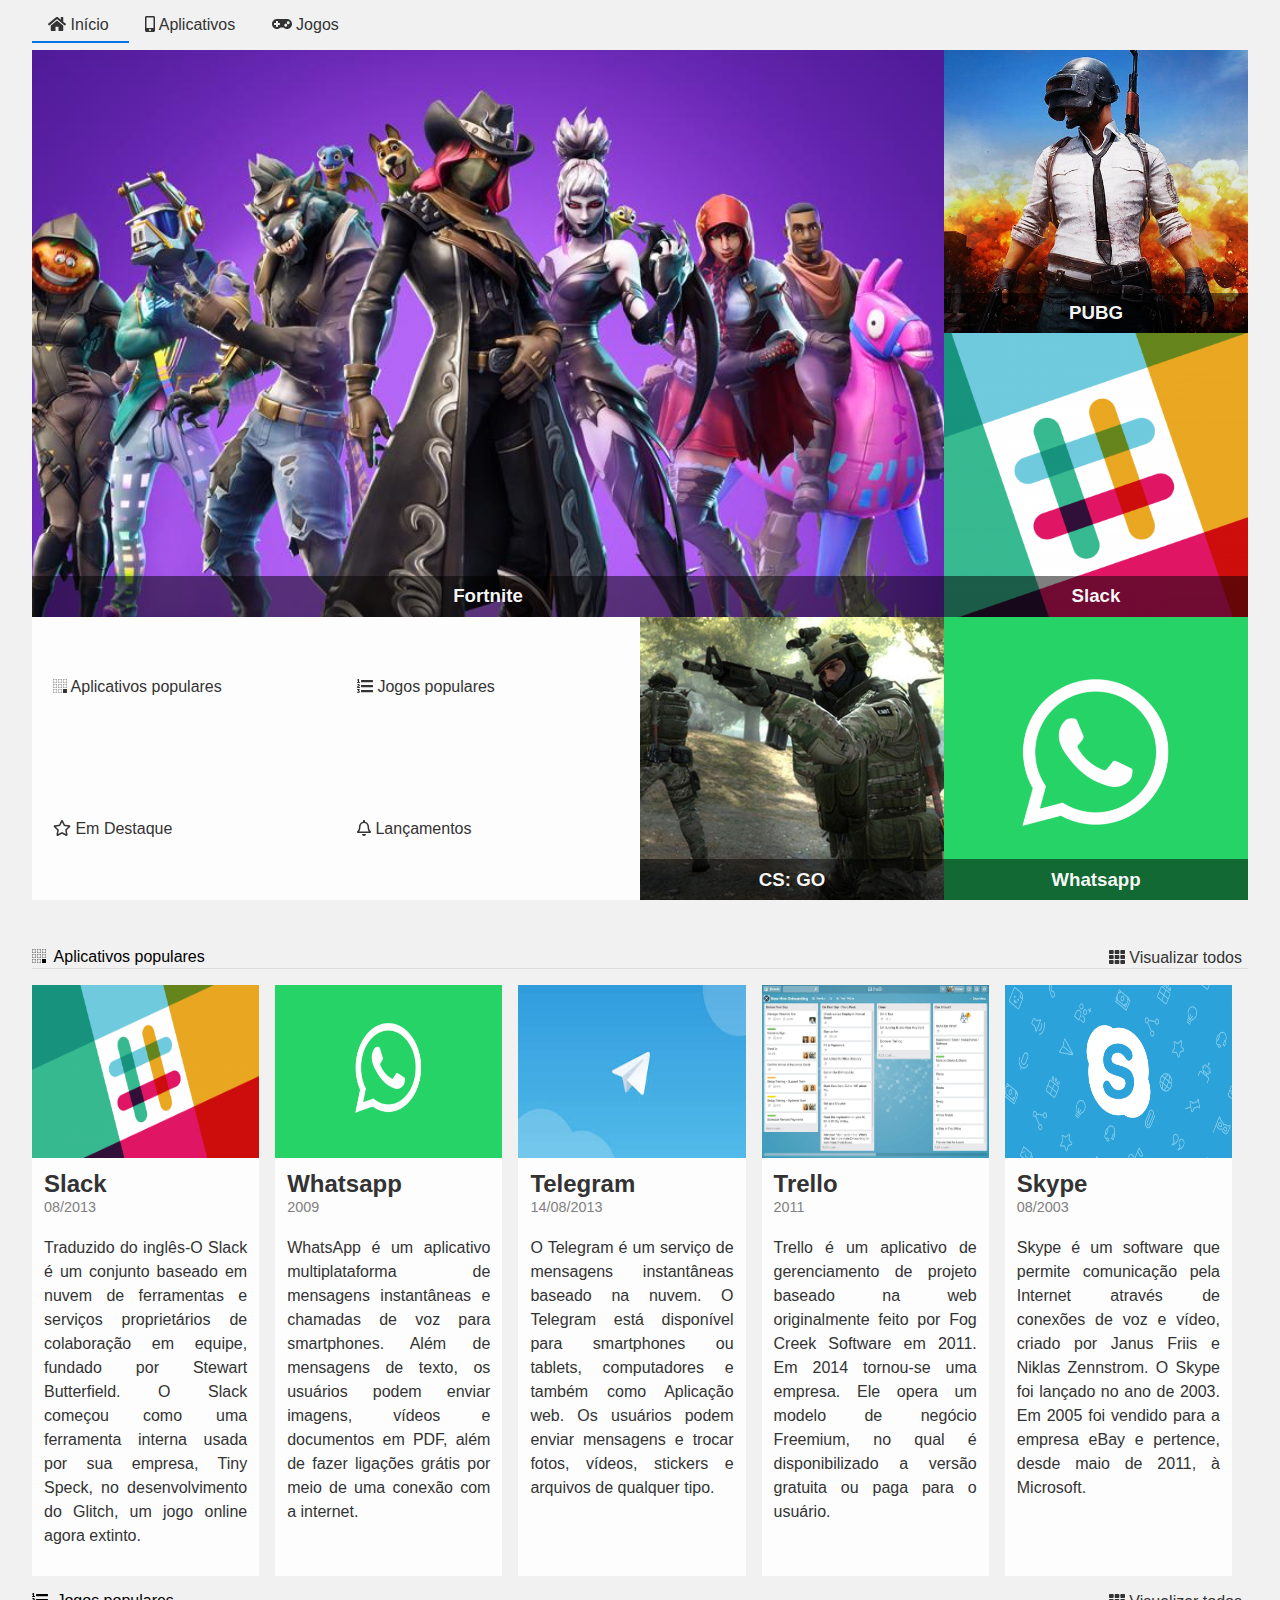
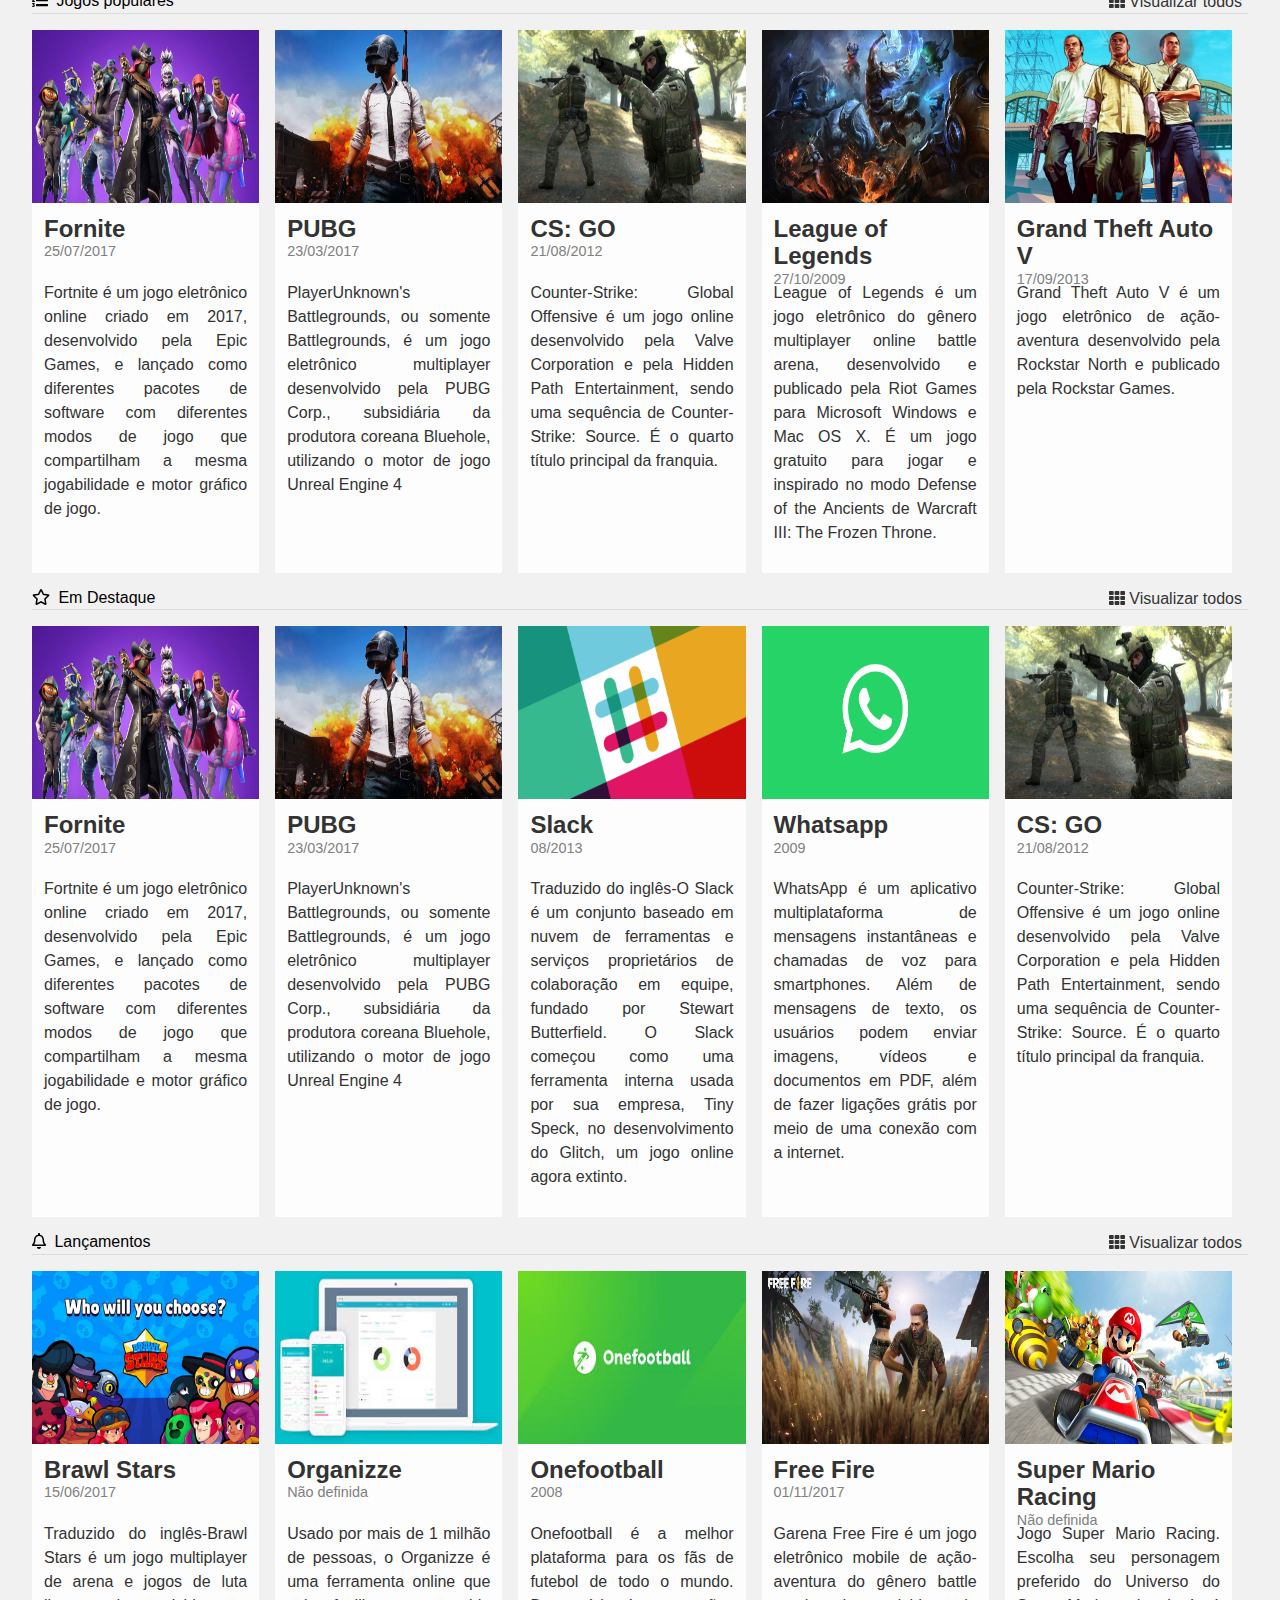
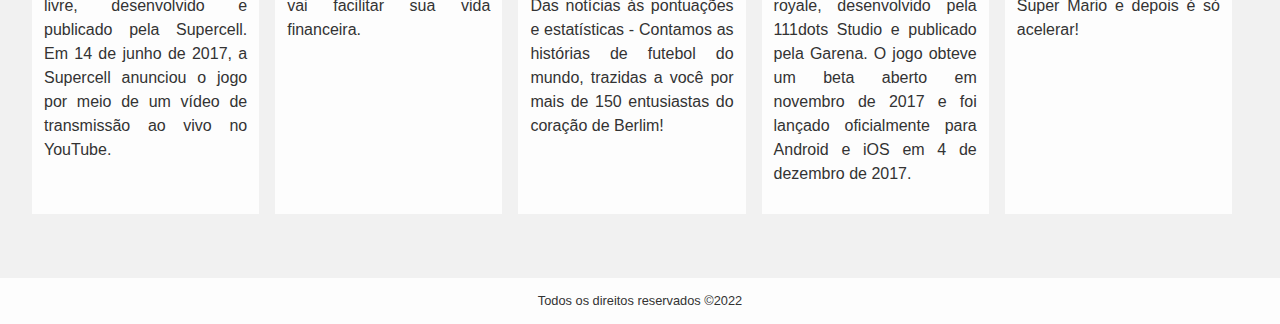
<file: alura-store/index.html>
<!DOCTYPE html>
<html lang="en">
<head>
    <meta charset="UTF-8">
    <meta name="viewport" content="width=device-width, initial-scale=1.0">
    <meta http-equiv="X-UA-Compatible" content="ie=edge">
    <title>Alura Store | Baixe nossos aplicativos e jogos</title>
    <link href="./assets/css/normalize.css" rel="stylesheet">
    <link href="./assets/css/reset.css" rel="stylesheet">
    <link href="./assets/css/style.css" rel="stylesheet">
    <link href="./assets/css/destaques.css" rel="stylesheet">
    <link href="./assets/css/populares.css" rel="stylesheet">
    <link href="./assets/css/menu.css" rel="stylesheet">
    <link href="./assets/css/responsivo.css" rel="stylesheet">
</head>
<body class="app">
    <header class="cabecalho">
        <nav class="menu">
            <ul class="menu__lista">
                <li class="menu__item">
                    <a class="menu__link ativo" href="#">
                        <i class="fas fa-home"></i>
                        Início
                    </a>
                    <a class="menu__link" href="#">
                        <i class="fas fa-mobile-alt"></i>
                        Aplicativos</a>
                    <a class="menu__link" href="#">
                        <i class="fas fa-gamepad"></i>
                        Jogos
                    </a>
                </li>
            </ul>
        </nav>
    </header>
    <main class="conteudo">
        <section class="destaques">
            <div class="destaques__principal caixa">
                <h3 class="destaques__titulo">Fortnite</h3>
            </div>
            <div class="destaques__secundario caixa">
                <h3 class="destaques__titulo">PUBG</h3>
            </div>
            <div class="destaques__secundario caixa">
                <h3 class="destaques__titulo">Slack</h3>
            </div>
            <div class="destaques__secundario caixa">
                <h3 class="destaques__titulo">Whatsapp</h3>
            </div>
            <div class="destaques__secundario caixa">
                <h3 class="destaques__titulo">CS: GO</h3>
            </div>
            <div class="destaques__categorias">
                <ul class="destaques__categorias___lista">
                    <li class="destaques__categorias___item">
                        <a class="destaques__categorias___link" href="#">
                            <i class="destaques__categorias___icone fab fa-buromobelexperte"></i>
                            Aplicativos populares
                        </a>
                    </li>
                    <li class="destaques__categorias___item">
                        <a class="destaques__categorias___link" href="#">
                            <i class="fas fa-list-ol"></i>
                            Jogos populares
                        </a>
                    </li>
                    <li class="destaques__categorias___item">
                        <a class="destaques__categorias___link" href="#">
                            <i class="far fa-star"></i>
                            Em Destaque
                        </a>
                    </li>
                    <li class="destaques__categorias___item">
                        <a class="destaques__categorias___link" href="#">
                            <i class="far fa-bell"></i>
                            Lançamentos
                        </a>
                    </li>
                </ul>
            </div>
        </section>
        <section class="populares">
            <div class="populares__itens">
                <div class="populares__info">
                    <div class="populares__cabecalho">
                        <h4 class="populares__titulo">
                            <i class="populares__icone fab fa-buromobelexperte"></i>
                            Aplicativos populares
                        </h4>
                        <button class="populares__botao">
                            <i class="fas fa-th"></i>
                            Visualizar todos
                        </button>
                    </div>
                </div>
                <div class="populares__conteudo">
                    <div class="populares__card">
                        <img class="populares__card___imagem" src="./assets/img/slack.png">
                        <div class="populares__card___corpo">
                            <div class="populares__card___cabecalho">
                                <h5 class="populares__card___titulo">Slack</h5>
                                <time class="populares__card___data" datetime="2013-08-01">08/2013</time>
                            </div>
                            <div class="populares__card___descricao">
                                Traduzido do inglês-O Slack é um conjunto baseado em nuvem de ferramentas e serviços proprietários de colaboração em equipe, fundado por Stewart Butterfield. O Slack começou como uma ferramenta interna usada por sua empresa, Tiny Speck, no desenvolvimento do Glitch, um jogo online agora extinto.
                            </div>
                        </div>
                    </div>
                    <div class="populares__card">
                        <img class="populares__card___imagem" src="./assets/img/whatsapp.png">
                        <div class="populares__card___corpo">
                            <div class="populares__card___cabecalho">
                                <h5 class="populares__card___titulo">Whatsapp</h5>
                                <time class="populares__card___data" datetime="20090-01-01">2009</time>
                            </div>
                            <div class="populares__card___descricao">
                                WhatsApp é um aplicativo multiplataforma de mensagens instantâneas e chamadas de voz para smartphones. Além de mensagens de texto, os usuários podem enviar imagens, vídeos e documentos em PDF, além de fazer ligações grátis por meio de uma conexão com a internet.
                            </div>
                        </div>
                    </div>
                    <div class="populares__card">
                        <img class="populares__card___imagem" src="./assets/img/telegram.jpeg">
                        <div class="populares__card___corpo">
                            <div class="populares__card___cabecalho">
                                <h5 class="populares__card___titulo">Telegram</h5>
                                <time class="populares__card___data" datetime="2013-08-14">14/08/2013</time>
                            </div>
                            <div class="populares__card___descricao">
                                O Telegram é um serviço de mensagens instantâneas baseado na nuvem. O Telegram está disponível para smartphones ou tablets, computadores e também como Aplicação web. Os usuários podem enviar mensagens e trocar fotos, vídeos, stickers e arquivos de qualquer tipo.
                            </div>
                        </div>
                    </div>
                    <div class="populares__card">
                        <img class="populares__card___imagem" src="./assets/img/trello.jpg">
                        <div class="populares__card___corpo">
                            <div class="populares__card___cabecalho">
                                <h5 class="populares__card___titulo">Trello</h5>
                                <time class="populares__card___data" datetime="2011-01-01">2011</time>
                            </div>
                            <div class="populares__card___descricao">
                                Trello é um aplicativo de gerenciamento de projeto baseado na web originalmente feito por Fog Creek Software em 2011. Em 2014 tornou-se uma empresa. Ele opera um modelo de negócio Freemium, no qual é disponibilizado a versão gratuita ou paga para o usuário.
                            </div>
                        </div>
                    </div>
                    <div class="populares__card">
                        <img class="populares__card___imagem" src="./assets/img/skype.png">
                        <div class="populares__card___corpo">
                            <div class="populares__card___cabecalho">
                                <h5 class="populares__card___titulo">Skype</h5>
                                <time class="populares__card___data" datetime="2003-08-01">08/2003</time>
                            </div>
                            <div class="populares__card___descricao">
                                Skype é um software que permite comunicação pela Internet através de conexões de voz e vídeo, criado por Janus Friis e Niklas Zennstrom. O Skype foi lançado no ano de 2003. Em 2005 foi vendido para a empresa eBay e pertence, desde maio de 2011, à Microsoft.
                            </div>
                        </div>
                    </div>
                </div>
            </div>
            <div class="populares__itens">
                <div class="populares__info">
                    <div class="populares__cabecalho">
                        <h4 class="populares__titulo">
                            <i class="populares__icone fas fa-list-ol"></i>
                            Jogos populares
                        </h4>
                        <button class="populares__botao">
                            <i class="fas fa-th"></i>
                            Visualizar todos
                        </button>
                    </div>
                </div>
                <div class="populares__conteudo">
                    <div class="populares__card">
                        <img class="populares__card___imagem" src="./assets/img/fortnite.jpg">
                        <div class="populares__card___corpo">
                            <div class="populares__card___cabecalho">
                                <h5 class="populares__card___titulo">Fornite</h5>
                                <time class="populares__card___data" datetime="2017-07-25">25/07/2017</time>
                            </div>
                            <div class="populares__card___descricao">
                                Fortnite é um jogo eletrônico online criado em 2017, desenvolvido pela Epic Games, e lançado como diferentes pacotes de software com diferentes modos de jogo que compartilham a mesma jogabilidade e motor gráfico de jogo.
                            </div>
                        </div>
                    </div>
                    <div class="populares__card">
                        <img class="populares__card___imagem" src="./assets/img/pubg.jpg">
                        <div class="populares__card___corpo">
                            <div class="populares__card___cabecalho">
                                <h5 class="populares__card___titulo">PUBG</h5>
                                <time class="populares__card___data" datetime="2017-03-23">23/03/2017</time>
                            </div>
                            <div class="populares__card___descricao">
                                PlayerUnknown's Battlegrounds, ou somente Battlegrounds, é um jogo eletrônico multiplayer desenvolvido pela PUBG Corp., subsidiária da produtora coreana Bluehole, utilizando o motor de jogo Unreal Engine 4
                            </div>
                        </div>
                    </div>
                    <div class="populares__card">
                        <img class="populares__card___imagem" src="./assets/img/cs-go.jpg">
                        <div class="populares__card___corpo">
                            <div class="populares__card___cabecalho">
                                <h5 class="populares__card___titulo">CS: GO</h5>
                                <time class="populares__card___data" datetime="2012-08-21">21/08/2012</time>
                            </div>
                            <div class="populares__card___descricao">
                                Counter-Strike: Global Offensive é um jogo online desenvolvido pela Valve Corporation e pela Hidden Path Entertainment, sendo uma sequência de Counter-Strike: Source. É o quarto título principal da franquia.
                            </div>
                        </div>
                    </div>
                    <div class="populares__card">
                        <img class="populares__card___imagem" src="./assets/img/lol.jpg">
                        <div class="populares__card___corpo">
                            <div class="populares__card___cabecalho">
                                <h5 class="populares__card___titulo">League of Legends</h5>
                                <time class="populares__card___data" datetime="2009-10-27">27/10/2009</time>
                            </div>
                            <div class="populares__card___descricao">
                                League of Legends é um jogo eletrônico do gênero multiplayer online battle arena, desenvolvido e publicado pela Riot Games para Microsoft Windows e Mac OS X. É um jogo gratuito para jogar e inspirado no modo Defense of the Ancients de Warcraft III: The Frozen Throne.
                            </div>
                        </div>
                    </div>
                    <div class="populares__card">
                        <img class="populares__card___imagem" src="./assets/img/gta-v.jpg">
                        <div class="populares__card___corpo">
                            <div class="populares__card___cabecalho">
                                <h5 class="populares__card___titulo">Grand Theft Auto V</h5>
                                <time class="populares__card___data" datetime="2013-09-17">17/09/2013</time>
                            </div>
                            <div class="populares__card___descricao">
                                Grand Theft Auto V é um jogo eletrônico de ação-aventura desenvolvido pela Rockstar North e publicado pela Rockstar Games.
                            </div>
                        </div>
                    </div>
                </div>
            </div>
            <div class="populares__itens">
                <div class="populares__info">
                    <div class="populares__cabecalho">
                        <h4 class="populares__titulo">
                            <i class="populares__icone far fa-star"></i>
                            Em Destaque
                        </h4>
                        <button class="populares__botao">
                            <i class="fas fa-th"></i>
                            Visualizar todos
                        </button>
                    </div>
                </div>
                <div class="populares__conteudo">
                    <div class="populares__card">
                        <img class="populares__card___imagem" src="./assets/img/fortnite.jpg">
                        <div class="populares__card___corpo">
                            <div class="populares__card___cabecalho">
                                <h5 class="populares__card___titulo">Fornite</h5>
                                <time class="populares__card___data" datetime="2017-07-25">25/07/2017</time>
                            </div>
                            <div class="populares__card___descricao">
                                Fortnite é um jogo eletrônico online criado em 2017, desenvolvido pela Epic Games, e lançado como diferentes pacotes de software com diferentes modos de jogo que compartilham a mesma jogabilidade e motor gráfico de jogo.
                            </div>
                        </div>
                    </div>
                    <div class="populares__card">
                        <img class="populares__card___imagem" src="./assets/img/pubg.jpg">
                        <div class="populares__card___corpo">
                            <div class="populares__card___cabecalho">
                                <h5 class="populares__card___titulo">PUBG</h5>
                                <time class="populares__card___data" datetime="2017-03-23">23/03/2017</time>
                            </div>
                            <div class="populares__card___descricao">
                                PlayerUnknown's Battlegrounds, ou somente Battlegrounds, é um jogo eletrônico multiplayer desenvolvido pela PUBG Corp., subsidiária da produtora coreana Bluehole, utilizando o motor de jogo Unreal Engine 4
                            </div>
                        </div>
                    </div>
                    <div class="populares__card">
                        <img class="populares__card___imagem" src="./assets/img/slack.png">
                        <div class="populares__card___corpo">
                            <div class="populares__card___cabecalho">
                                <h5 class="populares__card___titulo">Slack</h5>
                                <time class="populares__card___data" datetime="2013-08-01">08/2013</time>
                            </div>
                            <div class="populares__card___descricao">
                                Traduzido do inglês-O Slack é um conjunto baseado em nuvem de ferramentas e serviços proprietários de colaboração em equipe, fundado por Stewart Butterfield. O Slack começou como uma ferramenta interna usada por sua empresa, Tiny Speck, no desenvolvimento do Glitch, um jogo online agora extinto.
                            </div>
                        </div>
                    </div>
                    <div class="populares__card">
                        <img class="populares__card___imagem" src="./assets/img/whatsapp.png">
                        <div class="populares__card___corpo">
                            <div class="populares__card___cabecalho">
                                <h5 class="populares__card___titulo">Whatsapp</h5>
                                <time class="populares__card___data" datetime="20090-01-01">2009</time>
                            </div>
                            <div class="populares__card___descricao">
                                WhatsApp é um aplicativo multiplataforma de mensagens instantâneas e chamadas de voz para smartphones. Além de mensagens de texto, os usuários podem enviar imagens, vídeos e documentos em PDF, além de fazer ligações grátis por meio de uma conexão com a internet.
                            </div>
                        </div>
                    </div>
                    <div class="populares__card">
                        <img class="populares__card___imagem" src="./assets/img/cs-go.jpg"> 
                        <div class="populares__card___corpo">
                            <div class="populares__card___cabecalho">
                                <h5 class="populares__card___titulo">CS: GO</h5>
                                <time class="populares__card___data" datetime="2012-08-21">21/08/2012</time>
                            </div>
                            <div class="populares__card___descricao">
                                Counter-Strike: Global Offensive é um jogo online desenvolvido pela Valve Corporation e pela Hidden Path Entertainment, sendo uma sequência de Counter-Strike: Source. É o quarto título principal da franquia.
                            </div>
                        </div>
                    </div>
                </div>
            </div>
            <div class="populares__itens">
                <div class="populares__info">
                    <div class="populares__cabecalho">
                        <h4 class="populares__titulo">
                            <i class="populares__icone far fa-bell"></i>
                            Lançamentos
                        </h4>
                        <button class="populares__botao">
                            <i class="fas fa-th"></i>
                            Visualizar todos
                        </button>
                    </div>
                </div>
                <div class="populares__conteudo">
                    <div class="populares__card">
                        <img class="populares__card___imagem" src="./assets/img/brawl-stars.jpg"> 
                        <div class="populares__card___corpo">
                            <div class="populares__card___cabecalho">
                                <h5 class="populares__card___titulo">Brawl Stars</h5>
                                <time class="populares__card___data" datetime="2017-06-15">15/06/2017</time>
                            </div>
                            <div class="populares__card___descricao">
                                Traduzido do inglês-Brawl Stars é um jogo multiplayer de arena e jogos de luta livre, desenvolvido e publicado pela Supercell. Em 14 de junho de 2017, a Supercell anunciou o jogo por meio de um vídeo de transmissão ao vivo no YouTube.
                            </div>
                        </div>
                    </div>
                    <div class="populares__card">
                        <img class="populares__card___imagem" src="./assets/img/organizze.jpeg"> 
                        <div class="populares__card___corpo">
                            <div class="populares__card___cabecalho">
                                <h5 class="populares__card___titulo">Organizze</h5>
                                <time class="populares__card___data" datetime="">Não definida</time>
                            </div>
                            <div class="populares__card___descricao">
                                Usado por mais de 1 milhão de pessoas, o Organizze é uma ferramenta online que vai facilitar sua vida financeira.  
                            </div>
                        </div>
                    </div>
                    <div class="populares__card">
                        <img class="populares__card___imagem" src="./assets/img/onefotball.jpeg"> 
                        <div class="populares__card___corpo">
                            <div class="populares__card___cabecalho">
                                <h5 class="populares__card___titulo">Onefootball</h5>
                                <time class="populares__card___data" datetime="2008-01-01">2008</time>
                            </div>
                            <div class="populares__card___descricao">
                                Onefootball é a melhor plataforma para os fãs de futebol de todo o mundo. Das notícias às pontuações e estatísticas - Contamos as histórias de futebol do mundo, trazidas a você por mais de 150 entusiastas do coração de Berlim!
                            </div>
                        </div>
                    </div>
                    <div class="populares__card">
                        <img class="populares__card___imagem" src="./assets/img/free-fire.jpg"> 
                        <div class="populares__card___corpo">
                            <div class="populares__card___cabecalho">
                                <h5 class="populares__card___titulo">Free Fire</h5>
                                <time class="populares__card___data" datetime="2017-11-01">01/11/2017</time>
                            </div>
                            <div class="populares__card___descricao">
                                Garena Free Fire é um jogo eletrônico mobile de ação-aventura do gênero battle royale, desenvolvido pela 111dots Studio e publicado pela Garena. O jogo obteve um beta aberto em novembro de 2017 e foi lançado oficialmente para Android e iOS em 4 de dezembro de 2017.
                            </div>
                        </div>
                    </div>
                    <div class="populares__card">
                        <img class="populares__card___imagem" src="./assets/img/mario-kart.jpg"> 
                        <div class="populares__card___corpo">
                            <div class="populares__card___cabecalho">
                                <h5 class="populares__card___titulo">Super Mario Racing</h5>
                                <time class="populares__card___data" datetime="">Não definida</time>
                            </div>
                            <div class="populares__card___descricao">
                                Jogo Super Mario Racing. Escolha seu personagem preferido do Universo do Super Mario e depois é só acelerar!
                            </div>
                        </div>
                    </div>
                </div>
            </div>
        </section>
    </main>
    <footer class="rodape">Todos os direitos reservados &copy;2022</footer>
    <script src="./assets/js/fontawesome.all.min.js"></script>
</body>
</html>
</file>
<file: alura-store/assets/css/style.css>
.app {
    background: #f1f1f1;
    display: grid;  
    font-family: Arial, Helvetica, sans-serif;
    grid-template-areas: 
    "cabecalho"
    "conteudo"
    "rodape";
    grid-template-columns: auto;
    grid-template-rows: 50px auto auto;
}

.cabecalho {
    align-items: center;
    display: flex;
    grid-area: cabecalho;
    padding: 0 2rem;
}
 
.conteudo {
    grid-area: conteudo;
    padding: 0 2rem;
}

.rodape {
    background: #fdfdfd;
    grid-area: rodape;
    font-size: .8rem;
    color: #333333;
    padding: 1rem;
    text-align: center;
}
</file>
<file: alura-store/assets/css/destaques.css>
.caixa {
    align-items: flex-end;
    display: flex;
    justify-content: center;
}

.destaques {
    display: grid;
    grid-template-columns: 25% 25% 25% 25%;
    grid-template-rows: 33.33% 33.33% 33.33%;
    height: calc(100vh - 50px);
}

.destaques__titulo {
    background: rgba(0, 0, 0, .5);
    color: #fdfdfdfd;
    padding: .6rem;
    text-align: center;
    width: 100%;
}

.destaques__principal {
    background: url('../img/fortnite.jpg') center / cover no-repeat;
    grid-row: 1/3;
}

.destaques__secundario:nth-child(2) {
    background: url('../img/pubg.jpg') center / cover no-repeat;
}

.destaques__secundario:nth-child(3) {
    background: url('../img/slack.png') center / cover no-repeat;
}

.destaques__secundario:nth-child(4) {
    background: url('../img/whatsapp.png') center / cover no-repeat;
}

.destaques__secundario:nth-child(5) {
    background: url('../img/cs-go.jpg') center / cover no-repeat;
}

.destaques__categorias {
    grid-row: 3/3;
}

.destaques__categorias___lista {
    display: flex;
    flex-wrap: wrap;
    height: 100%;
    justify-content: space-between;
}

.destaques__categorias___item {
    align-items: center;
    background: #fdfdfd;
    border-left: 5px solid transparent;
    color: #333333;
    display: flex;
    padding: 1rem;
    width: 50%;
}

.destaques__categorias___link {
    color: inherit;
}
</file>
<file: alura-store/assets/css/populares.css>
.populares {
    padding: 3rem 0;
}

.populares__conteudo {
    display: flex;
    flex-wrap: wrap;
    grid-area: conteudo;
    padding: 1rem 0;
}

.populares__card {
    background: #fdfdfd;
    display: grid;
    grid-template-areas: 
        "card-imagem"
        "card-corpo";
    grid-template-columns: 100%;
}

.populares__card:last-child {
    margin-right: 0;
}

.populares__card___imagem {
    grid-area: card-imagem;
    height: 100%;
    width: 100%;
}

.populares__card___corpo {
    display: grid;
    grid-area: card-corpo;
    grid-template-areas: 
    "card-cabecalho"
    "card-conteudo";
    grid-template-rows: 50px auto;
    padding: .75rem;
}

.populares__card___titulo {
    color: #333333;
    font-size: 1.5rem;
}

.populares__card___data {
    color: #808080;
    font-size: .9rem;
}

.populares__card___descricao {
    color: #333333;
    line-height: 1.5;
    margin: 1rem 0;
    text-align: justify;
}

.populares__titulo {
    font-weight: 500;
}

.populares__icone {
    margin-right: .25rem;
}

.populares__cabecalho {
    border-bottom: 1px solid #dcdcdc;
    display: flex;
    justify-content: space-between;
}

.populares__botao {
    background: transparent;
    border: none;
    color: #333333;
}
</file>
<file: alura-store/assets/css/menu.css>
.menu__link {
    color: #333333;
    padding: .5rem 1rem;
}

.menu__link:hover, .menu__link.ativo {
    border-bottom: 2px solid #0073e6;
}
</file>
<file: alura-store/assets/css/responsivo.css>
@media screen and (min-width: 0) {
    .destaques__principal, .destaques__categorias {
        grid-column: 1/5;
    }
    .destaques__secundario:nth-child(2) {
        display: none;
        grid-column: none;
        grid-row: none;
    }
    .destaques__secundario:nth-child(3) {
        display: none;
        grid-column: none;
        grid-row: none;
    }
    .destaques__secundario:nth-child(4) {
        display: none;
        grid-column: none;
        grid-row: none;
    }
    .destaques__secundario:nth-child(5) {
        display: none;
        grid-column: none;
        grid-row: none;
    }
    .populares__conteudo {
        flex-direction: column;
    }
    .populares__card {
        grid-template-rows: 150px auto;
        margin-bottom: 3rem;
        margin-right: 0;
        width: 100%;
    }
   
}

@media screen and (min-width: 768px) {
    .destaques__principal {
        grid-column: 1/4;
    }
    .destaques__secundario:nth-child(2) {
        display: flex;
        grid-column: 4/4;
        grid-row: 1/1;
    }
    .destaques__secundario:nth-child(3) {
        display: flex;
        grid-column: 4/4;
        grid-row: 2/2;
    }
    .destaques__secundario:nth-child(4) {
        display: flex;
        grid-column: 4/4;
        grid-row: 3/3;
    }
    .destaques__secundario:nth-child(5) {
        display: flex;
        grid-column: 3/3;
        grid-row: 3/3;
    }
    .destaques__categorias {
        grid-column: 1/3;
    }
    .populares__conteudo {
        flex-direction: row;
    }
    .populares__card {
        grid-template-rows: 173px auto;
        margin-right: 1rem;
        width: calc(50% - 1rem);
    }
}

@media screen and (min-width: 992px) {
    .populares__card {
        width: calc(33.33% - 1rem);
    }
}

@media screen and (min-width: 1200px) {
    .populares__card {
        margin-bottom: 0;
        width: calc(20% - 1rem);
    }
}
</file>
